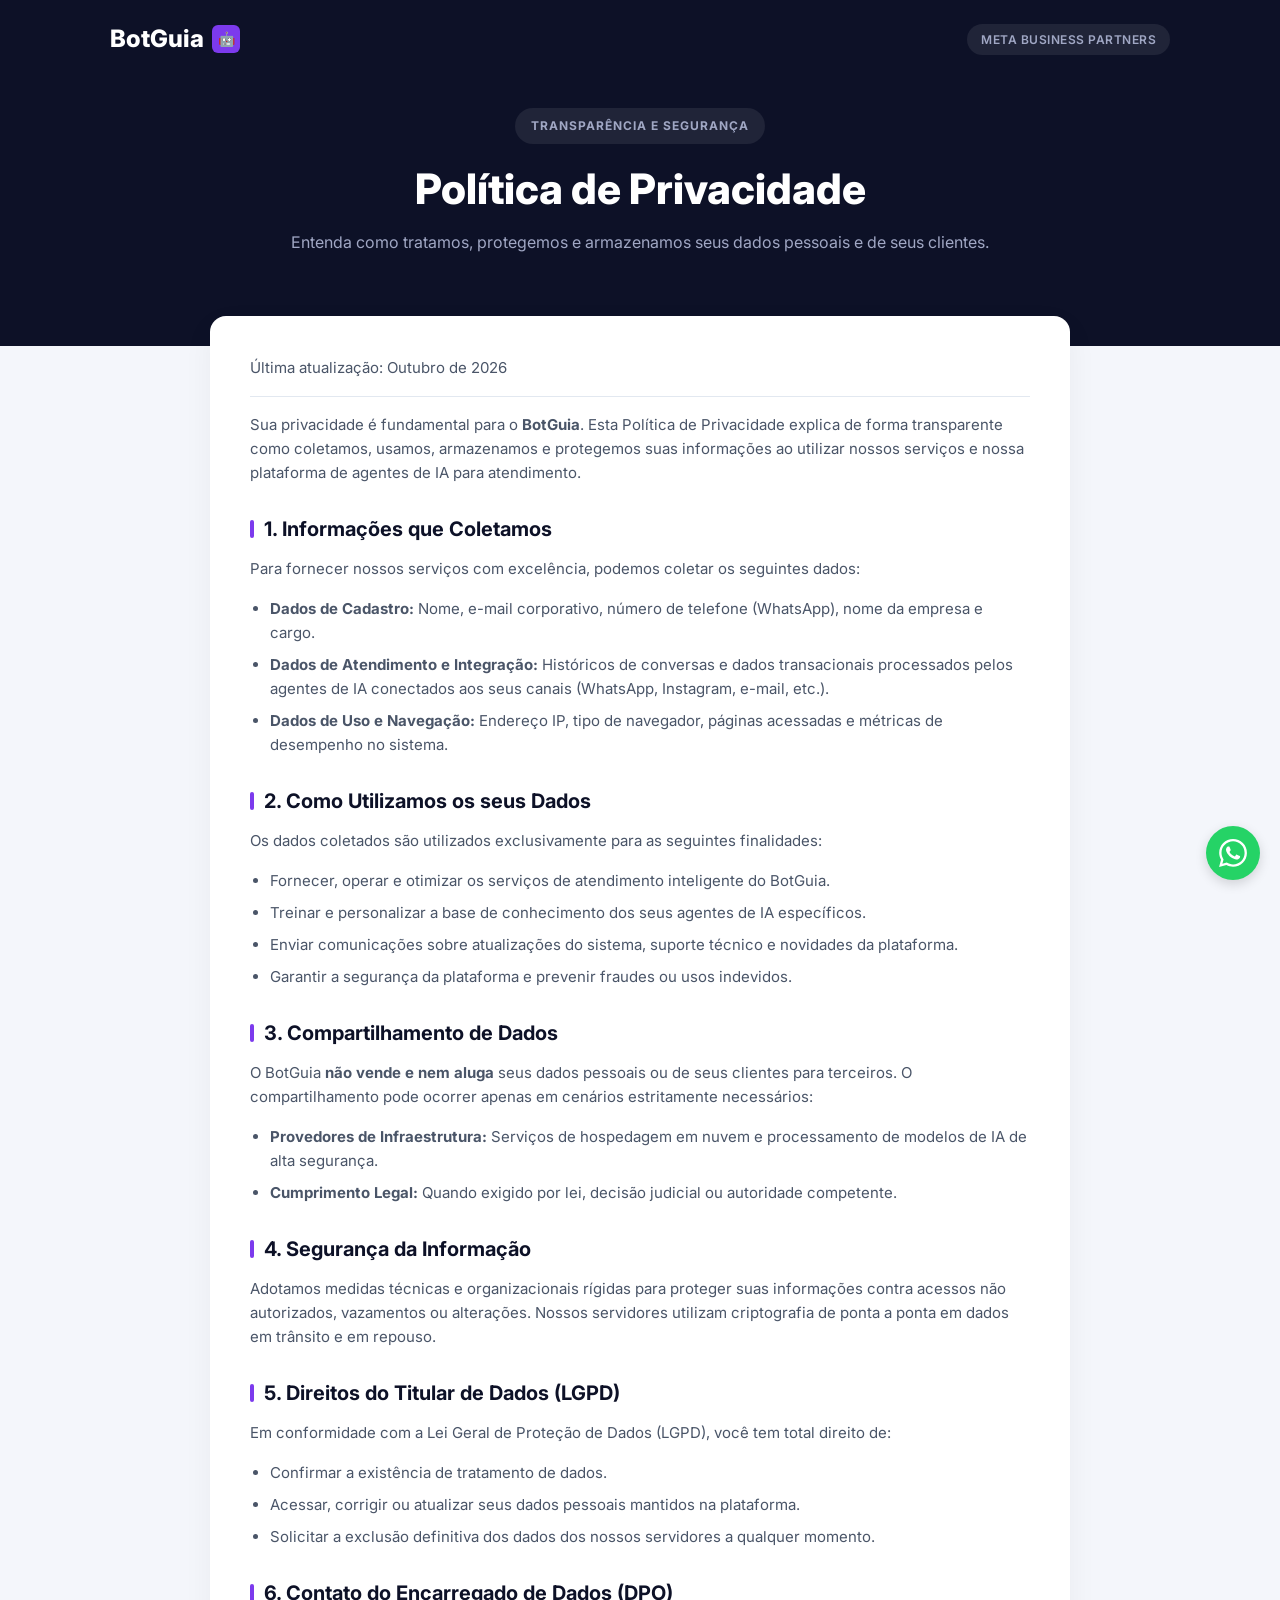
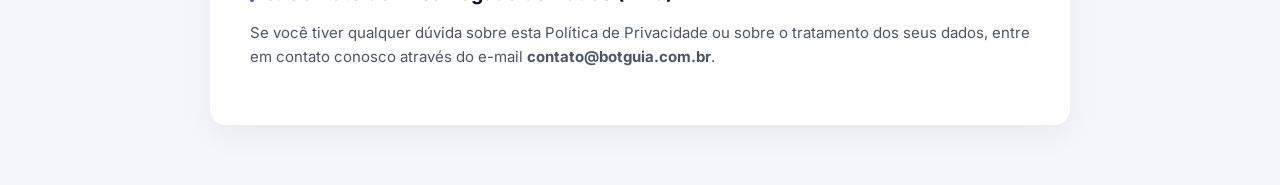
<file: politica-privacidade/index.html>
<!DOCTYPE html>
<html lang="pt-BR">
<head>
    <meta charset="UTF-8">
    <meta name="viewport" content="width=device-width, initial-scale=1.0">
    <title>Política de Privacidade - BotGuia</title>
    <link rel="preconnect" href="https://fonts.googleapis.com">
    <link rel="preconnect" href="https://fonts.gstatic.com" crossorigin>
    <link href="https://fonts.googleapis.com/css2?family=Inter:wght@400;500;600;700;800&display=swap" rel="stylesheet">
    <link rel="icon" type="image/png" href="icons/favicon.png" sizes="32x32">


    <style>
        :root {
            --bg-dark: #0d1127;
            --bg-card-dark: #161b38;
            --bg-light: #f4f6fb;
            --text-white: #ffffff;
            --text-muted-dark: #a0a7c4;
            --text-heading-light: #0d1127;
            --text-body-light: #4a5568;
            --accent-green: #10b981;
            --accent-green-hover: #059669;
            --accent-purple: #7c3aed;
            --badge-bg: rgba(255, 255, 255, 0.08);
            --border-color: #e2e8f0;
            --font-family: 'Inter', sans-serif;
        }

        * {
            box-sizing: border-box;
            margin: 0;
            padding: 0;
        }

        body {
            font-family: var(--font-family);
            background-color: var(--bg-light);
            color: var(--text-body-light);
            line-height: 1.6;
        }

        /* Header / Hero Section */
        header {
            background-color: var(--bg-dark);
            color: var(--text-white);
            padding: 20px 0 60px 0;
            position: relative;
        }

        .nav-bar {
            max-width: 1100px;
            margin: 0 auto;
            padding: 0 20px;
            display: flex;
            justify-content: space-between;
            align-items: center;
            margin-bottom: 50px;
        }

        .logo {
            font-size: 24px;
            font-weight: 800;
            color: var(--text-white);
            display: flex;
            align-items: center;
            gap: 8px;
            text-decoration: none;
        }

        .logo-icon {
            background: var(--accent-purple);
            width: 28px;
            height: 28px;
            border-radius: 6px;
            display: inline-flex;
            align-items: center;
            justify-content: center;
            font-size: 14px;
        }

        .partner-tag {
            font-size: 12px;
            font-weight: 600;
            color: var(--text-muted-dark);
            background: var(--badge-bg);
            padding: 6px 14px;
            border-radius: 20px;
            letter-spacing: 0.5px;
            text-transform: uppercase;
        }

        .hero-content {
            max-width: 800px;
            margin: 0 auto;
            text-align: center;
            padding: 0 20px;
        }

        .badge {
            display: inline-block;
            background: var(--badge-bg);
            color: var(--text-muted-dark);
            font-size: 12px;
            font-weight: 700;
            text-transform: uppercase;
            letter-spacing: 1px;
            padding: 8px 16px;
            border-radius: 20px;
            margin-bottom: 20px;
        }

        .hero-title {
            font-size: 42px;
            font-weight: 800;
            line-height: 1.2;
            margin-bottom: 16px;
        }

        .hero-subtitle {
            color: var(--text-muted-dark);
            font-size: 16px;
            margin-bottom: 30px;
        }

        /* Container Principal */
        .content-container {
            max-width: 900px;
            margin: -30px auto 60px auto;
            padding: 0 20px;
            position: relative;
            z-index: 10;
        }

        .legal-card {
            background: #ffffff;
            border-radius: 16px;
            padding: 40px;
            box-shadow: 0 10px 30px rgba(0, 0, 0, 0.05);
        }

        .legal-card h2 {
            color: var(--text-heading-light);
            font-size: 20px;
            font-weight: 700;
            margin-top: 28px;
            margin-bottom: 12px;
            display: flex;
            align-items: center;
            gap: 10px;
        }

        .legal-card h2::before {
            content: '';
            display: inline-block;
            width: 4px;
            height: 18px;
            background-color: var(--accent-purple);
            border-radius: 2px;
        }

        .legal-card p {
            margin-bottom: 16px;
            font-size: 15px;
            color: var(--text-body-light);
        }

        .legal-card ul {
            margin-bottom: 16px;
            padding-left: 20px;
        }

        .legal-card li {
            margin-bottom: 8px;
            font-size: 15px;
        }

        .last-updated {
            font-size: 13px;
            color: #718096;
            margin-bottom: 24px;
            border-bottom: 1px solid var(--border-color);
            padding-bottom: 16px;
        }

        /* Botão do WhatsApp flutuante */
        .whatsapp-float {
            position: fixed;
            bottom: 20px;
            right: 20px;
            background-color: #25d366;
            color: white;
            width: 54px;
            height: 54px;
            border-radius: 50%;
            display: flex;
            align-items: center;
            justify-content: center;
            box-shadow: 0 4px 12px rgba(0, 0, 0, 0.15);
            text-decoration: none;
            z-index: 100;
            transition: transform 0.2s;
        }

        .whatsapp-float:hover {
            transform: scale(1.08);
        }

        /* Footer */
        footer {
            background-color: var(--bg-dark);
            color: var(--text-muted-dark);
            text-align: center;
            padding: 30px 20px;
            font-size: 14px;
        }

        footer a {
            color: var(--text-white);
            text-decoration: none;
            margin: 0 10px;
        }

        footer a:hover {
            color: var(--accent-green);
        }

        @media (max-width: 768px) {
            .hero-title {
                font-size: 30px;
            }
            .legal-card {
                padding: 24px;
            }
        }
    </style>
</head>
<body>

    <header>
        <div class="nav-bar">
            <a href="/" class="logo">
                BotGuia <span class="logo-icon">🤖</span>
            </a>
            <span class="partner-tag">Meta Business Partners</span>
        </div>

        <div class="hero-content">
            <span class="badge">Transparência e Segurança</span>
            <h1 class="hero-title">Política de Privacidade</h1>
            <p class="hero-subtitle">Entenda como tratamos, protegemos e armazenamos seus dados pessoais e de seus clientes.</p>
        </div>
    </header>

    <div class="content-container">
        <div class="legal-card">
            <p class="last-updated">Última atualização: Outubro de 2026</p>

            <p>Sua privacidade é fundamental para o <strong>BotGuia</strong>. Esta Política de Privacidade explica de forma transparente como coletamos, usamos, armazenamos e protegemos suas informações ao utilizar nossos serviços e nossa plataforma de agentes de IA para atendimento.</p>

            <h2>1. Informações que Coletamos</h2>
            <p>Para fornecer nossos serviços com excelência, podemos coletar os seguintes dados:</p>
            <ul>
                <li><strong>Dados de Cadastro:</strong> Nome, e-mail corporativo, número de telefone (WhatsApp), nome da empresa e cargo.</li>
                <li><strong>Dados de Atendimento e Integração:</strong> Históricos de conversas e dados transacionais processados pelos agentes de IA conectados aos seus canais (WhatsApp, Instagram, e-mail, etc.).</li>
                <li><strong>Dados de Uso e Navegação:</strong> Endereço IP, tipo de navegador, páginas acessadas e métricas de desempenho no sistema.</li>
            </ul>

            <h2>2. Como Utilizamos os seus Dados</h2>
            <p>Os dados coletados são utilizados exclusivamente para as seguintes finalidades:</p>
            <ul>
                <li>Fornecer, operar e otimizar os serviços de atendimento inteligente do BotGuia.</li>
                <li>Treinar e personalizar a base de conhecimento dos seus agentes de IA específicos.</li>
                <li>Enviar comunicações sobre atualizações do sistema, suporte técnico e novidades da plataforma.</li>
                <li>Garantir a segurança da plataforma e prevenir fraudes ou usos indevidos.</li>
            </ul>

            <h2>3. Compartilhamento de Dados</h2>
            <p>O BotGuia <strong>não vende e nem aluga</strong> seus dados pessoais ou de seus clientes para terceiros. O compartilhamento pode ocorrer apenas em cenários estritamente necessários:</p>
            <ul>
                <li><strong>Provedores de Infraestrutura:</strong> Serviços de hospedagem em nuvem e processamento de modelos de IA de alta segurança.</li>
                <li><strong>Cumprimento Legal:</strong> Quando exigido por lei, decisão judicial ou autoridade competente.</li>
            </ul>

            <h2>4. Segurança da Informação</h2>
            <p>Adotamos medidas técnicas e organizacionais rígidas para proteger suas informações contra acessos não autorizados, vazamentos ou alterações. Nossos servidores utilizam criptografia de ponta a ponta em dados em trânsito e em repouso.</p>

            <h2>5. Direitos do Titular de Dados (LGPD)</h2>
            <p>Em conformidade com a Lei Geral de Proteção de Dados (LGPD), você tem total direito de:</p>
            <ul>
                <li>Confirmar a existência de tratamento de dados.</li>
                <li>Acessar, corrigir ou atualizar seus dados pessoais mantidos na plataforma.</li>
                <li>Solicitar a exclusão definitiva dos dados dos nossos servidores a qualquer momento.</li>
            </ul>

            <h2>6. Contato do Encarregado de Dados (DPO)</h2>
            <p>Se você tiver qualquer dúvida sobre esta Política de Privacidade ou sobre o tratamento dos seus dados, entre em contato conosco através do e-mail <strong>contato@botguia.com.br</strong>.</p>
        </div>
    </div>

    <!-- Botão do WhatsApp -->
    <a href="https://wa.me/" class="whatsapp-float" target="_blank" title="Fale conosco no WhatsApp">
        <svg width="28" height="28" fill="currentColor" viewBox="0 0 24 24">
            <path d="M.057 24l1.687-6.163c-1.041-1.804-1.588-3.849-1.587-5.946.003-6.556 5.338-11.891 11.893-11.891 3.181.001 6.167 1.24 8.413 3.488 2.245 2.248 3.481 5.236 3.48 8.414-.003 6.557-5.338 11.892-11.893 11.892-1.99 0-3.951-.5-5.688-1.448l-6.305 1.654zm6.597-3.807c1.676.995 3.276 1.591 5.392 1.592 5.448 0 9.886-4.434 9.889-9.885.002-5.462-4.415-9.89-9.881-9.892-5.452 0-9.887 4.434-9.889 9.884-.001 2.225.651 3.891 1.746 5.634l-.999 3.648 3.742-.981zm11.387-5.464c-.074-.124-.272-.198-.57-.347-.297-.149-1.758-.868-2.031-.967-.272-.099-.47-.149-.669.149-.198.297-.768.967-.941 1.165-.173.198-.347.223-.644.074-.297-.149-1.255-.462-2.39-1.475-.883-.788-1.48-1.761-1.653-2.059-.173-.297-.018-.458.13-.606.134-.133.297-.347.446-.521.151-.172.2-.296.3-.495.099-.198.05-.372-.025-.521-.075-.148-.669-1.611-.916-2.206-.242-.579-.487-.501-.669-.51l-.57-.01c-.198 0-.52.074-.792.372s-1.04 1.016-1.04 2.479 1.065 2.876 1.213 3.074c.149.198 2.095 3.2 5.076 4.487.709.306 1.263.489 1.694.626.712.226 1.36.194 1.872.118.571-.085 1.758-.719 2.006-1.413.248-.695.248-1.29.173-1.414z"/>
        </svg>
    </a>
</body>
</html>
</file>
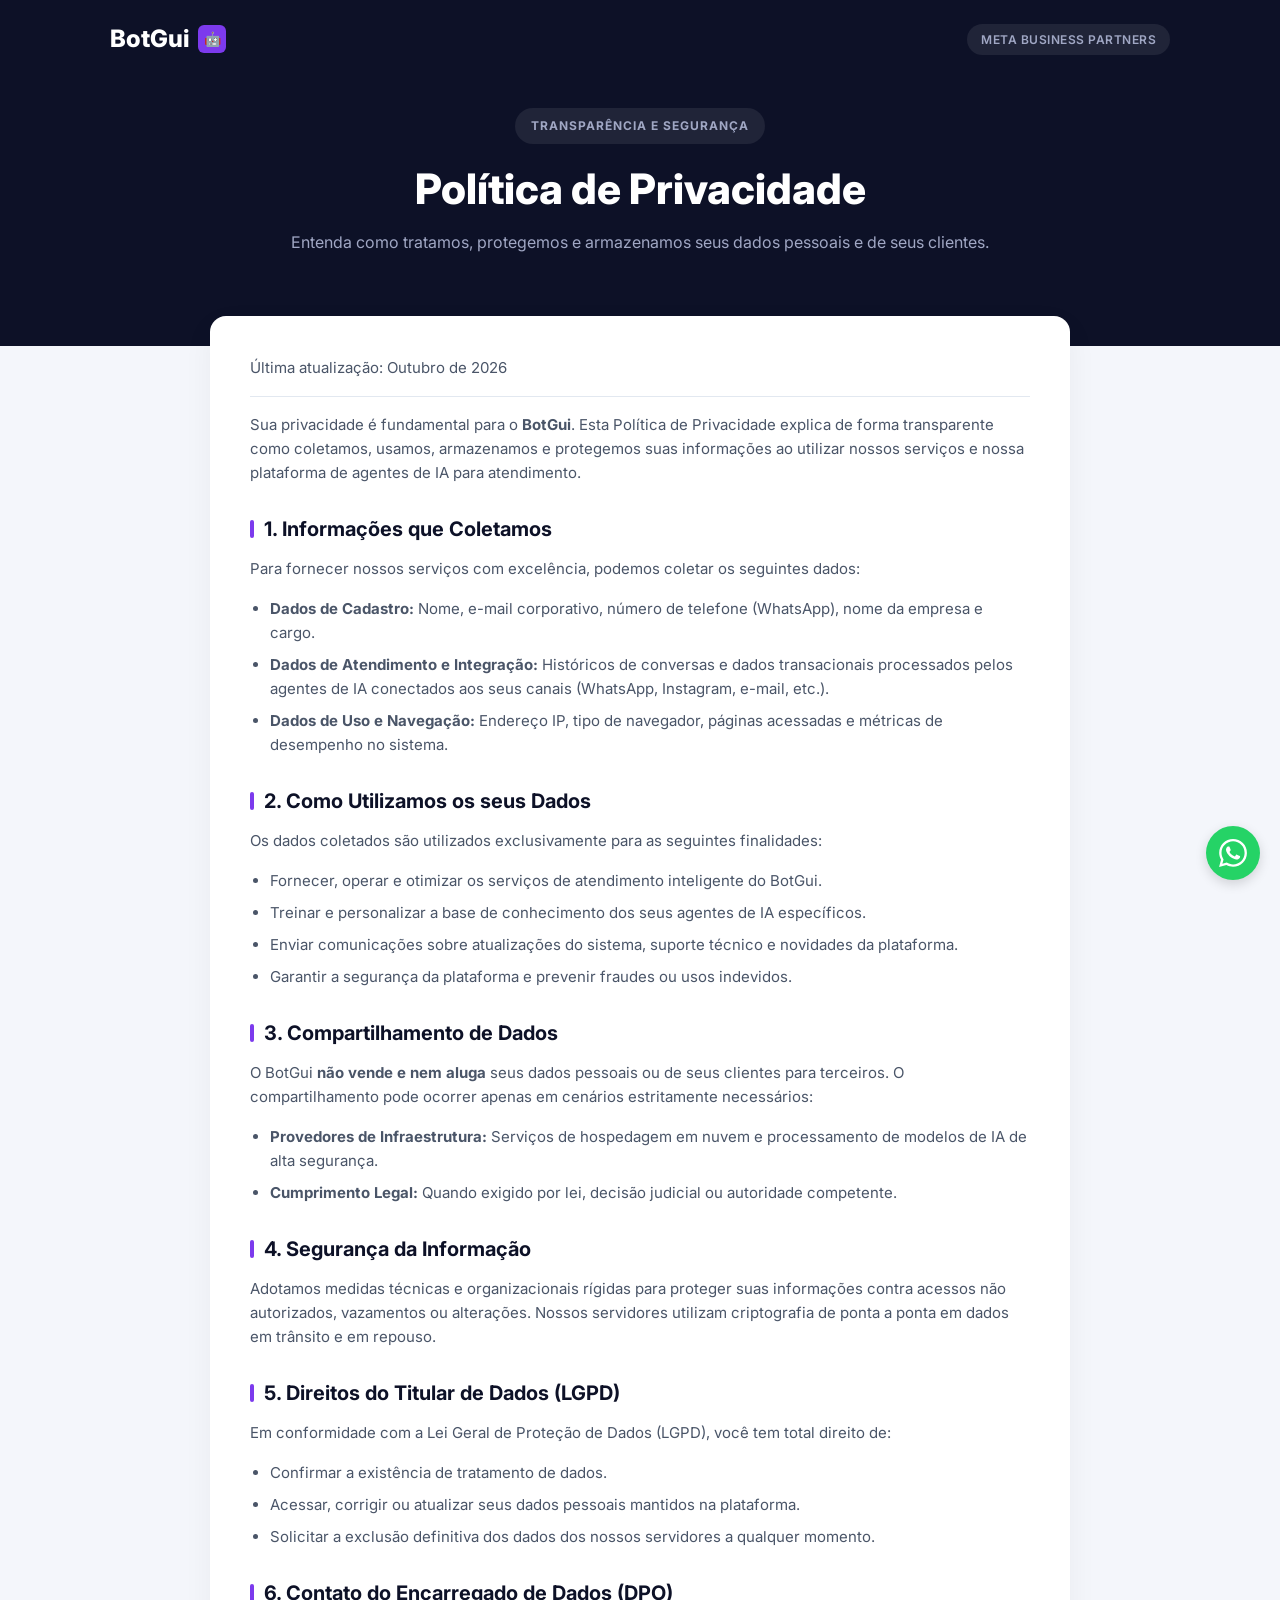
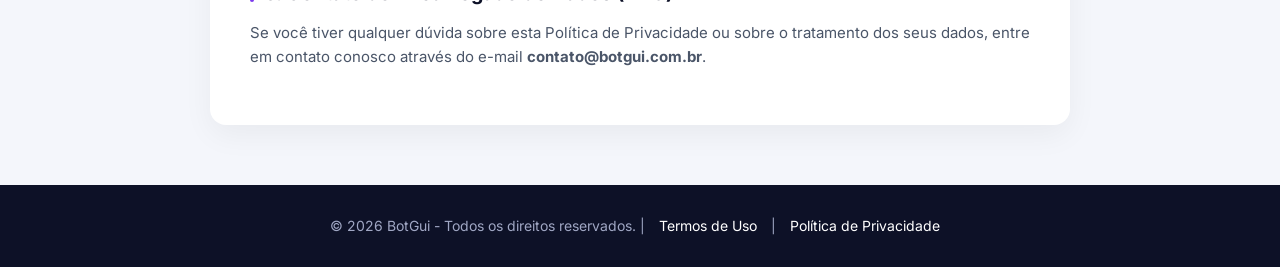
<file: politica.html>
<!DOCTYPE html>
<html lang="pt-BR">
<head>
    <meta charset="UTF-8">
    <meta name="viewport" content="width=device-width, initial-scale=1.0">
    <title>Política de Privacidade - BotGui</title>
    <link rel="preconnect" href="https://fonts.googleapis.com">
    <link rel="preconnect" href="https://fonts.gstatic.com" crossorigin>
    <link href="https://fonts.googleapis.com/css2?family=Inter:wght@400;500;600;700;800&display=swap" rel="stylesheet">
    <link rel="icon" type="image/png" href="icons/favicon.png" sizes="32x32">

    <style>
        :root {
            --bg-dark: #0d1127;
            --bg-card-dark: #161b38;
            --bg-light: #f4f6fb;
            --text-white: #ffffff;
            --text-muted-dark: #a0a7c4;
            --text-heading-light: #0d1127;
            --text-body-light: #4a5568;
            --accent-green: #10b981;
            --accent-green-hover: #059669;
            --accent-purple: #7c3aed;
            --badge-bg: rgba(255, 255, 255, 0.08);
            --border-color: #e2e8f0;
            --font-family: 'Inter', sans-serif;
        }

        * {
            box-sizing: border-box;
            margin: 0;
            padding: 0;
        }

        body {
            font-family: var(--font-family);
            background-color: var(--bg-light);
            color: var(--text-body-light);
            line-height: 1.6;
        }

        /* Header / Hero Section */
        header {
            background-color: var(--bg-dark);
            color: var(--text-white);
            padding: 20px 0 60px 0;
            position: relative;
        }

        .nav-bar {
            max-width: 1100px;
            margin: 0 auto;
            padding: 0 20px;
            display: flex;
            justify-content: space-between;
            align-items: center;
            margin-bottom: 50px;
        }

        .logo {
            font-size: 24px;
            font-weight: 800;
            color: var(--text-white);
            display: flex;
            align-items: center;
            gap: 8px;
            text-decoration: none;
        }

        .logo-icon {
            background: var(--accent-purple);
            width: 28px;
            height: 28px;
            border-radius: 6px;
            display: inline-flex;
            align-items: center;
            justify-content: center;
            font-size: 14px;
        }

        .partner-tag {
            font-size: 12px;
            font-weight: 600;
            color: var(--text-muted-dark);
            background: var(--badge-bg);
            padding: 6px 14px;
            border-radius: 20px;
            letter-spacing: 0.5px;
            text-transform: uppercase;
        }

        .hero-content {
            max-width: 800px;
            margin: 0 auto;
            text-align: center;
            padding: 0 20px;
        }

        .badge {
            display: inline-block;
            background: var(--badge-bg);
            color: var(--text-muted-dark);
            font-size: 12px;
            font-weight: 700;
            text-transform: uppercase;
            letter-spacing: 1px;
            padding: 8px 16px;
            border-radius: 20px;
            margin-bottom: 20px;
        }

        .hero-title {
            font-size: 42px;
            font-weight: 800;
            line-height: 1.2;
            margin-bottom: 16px;
        }

        .hero-subtitle {
            color: var(--text-muted-dark);
            font-size: 16px;
            margin-bottom: 30px;
        }

        /* Container Principal */
        .content-container {
            max-width: 900px;
            margin: -30px auto 60px auto;
            padding: 0 20px;
            position: relative;
            z-index: 10;
        }

        .legal-card {
            background: #ffffff;
            border-radius: 16px;
            padding: 40px;
            box-shadow: 0 10px 30px rgba(0, 0, 0, 0.05);
        }

        .legal-card h2 {
            color: var(--text-heading-light);
            font-size: 20px;
            font-weight: 700;
            margin-top: 28px;
            margin-bottom: 12px;
            display: flex;
            align-items: center;
            gap: 10px;
        }

        .legal-card h2::before {
            content: '';
            display: inline-block;
            width: 4px;
            height: 18px;
            background-color: var(--accent-purple);
            border-radius: 2px;
        }

        .legal-card p {
            margin-bottom: 16px;
            font-size: 15px;
            color: var(--text-body-light);
        }

        .legal-card ul {
            margin-bottom: 16px;
            padding-left: 20px;
        }

        .legal-card li {
            margin-bottom: 8px;
            font-size: 15px;
        }

        .last-updated {
            font-size: 13px;
            color: #718096;
            margin-bottom: 24px;
            border-bottom: 1px solid var(--border-color);
            padding-bottom: 16px;
        }

        /* Botão do WhatsApp flutuante */
        .whatsapp-float {
            position: fixed;
            bottom: 20px;
            right: 20px;
            background-color: #25d366;
            color: white;
            width: 54px;
            height: 54px;
            border-radius: 50%;
            display: flex;
            align-items: center;
            justify-content: center;
            box-shadow: 0 4px 12px rgba(0, 0, 0, 0.15);
            text-decoration: none;
            z-index: 100;
            transition: transform 0.2s;
        }

        .whatsapp-float:hover {
            transform: scale(1.08);
        }

        /* Footer */
        footer {
            background-color: var(--bg-dark);
            color: var(--text-muted-dark);
            text-align: center;
            padding: 30px 20px;
            font-size: 14px;
        }

        footer a {
            color: var(--text-white);
            text-decoration: none;
            margin: 0 10px;
        }

        footer a:hover {
            color: var(--accent-green);
        }

        @media (max-width: 768px) {
            .hero-title {
                font-size: 30px;
            }
            .legal-card {
                padding: 24px;
            }
        }
    </style>
</head>
<body>

    <header>
        <div class="nav-bar">
            <a href="/" class="logo">
                BotGui <span class="logo-icon">🤖</span>
            </a>
            <span class="partner-tag">Meta Business Partners</span>
        </div>

        <div class="hero-content">
            <span class="badge">Transparência e Segurança</span>
            <h1 class="hero-title">Política de Privacidade</h1>
            <p class="hero-subtitle">Entenda como tratamos, protegemos e armazenamos seus dados pessoais e de seus clientes.</p>
        </div>
    </header>

    <div class="content-container">
        <div class="legal-card">
            <p class="last-updated">Última atualização: Outubro de 2026</p>

            <p>Sua privacidade é fundamental para o <strong>BotGui</strong>. Esta Política de Privacidade explica de forma transparente como coletamos, usamos, armazenamos e protegemos suas informações ao utilizar nossos serviços e nossa plataforma de agentes de IA para atendimento.</p>

            <h2>1. Informações que Coletamos</h2>
            <p>Para fornecer nossos serviços com excelência, podemos coletar os seguintes dados:</p>
            <ul>
                <li><strong>Dados de Cadastro:</strong> Nome, e-mail corporativo, número de telefone (WhatsApp), nome da empresa e cargo.</li>
                <li><strong>Dados de Atendimento e Integração:</strong> Históricos de conversas e dados transacionais processados pelos agentes de IA conectados aos seus canais (WhatsApp, Instagram, e-mail, etc.).</li>
                <li><strong>Dados de Uso e Navegação:</strong> Endereço IP, tipo de navegador, páginas acessadas e métricas de desempenho no sistema.</li>
            </ul>

            <h2>2. Como Utilizamos os seus Dados</h2>
            <p>Os dados coletados são utilizados exclusivamente para as seguintes finalidades:</p>
            <ul>
                <li>Fornecer, operar e otimizar os serviços de atendimento inteligente do BotGui.</li>
                <li>Treinar e personalizar a base de conhecimento dos seus agentes de IA específicos.</li>
                <li>Enviar comunicações sobre atualizações do sistema, suporte técnico e novidades da plataforma.</li>
                <li>Garantir a segurança da plataforma e prevenir fraudes ou usos indevidos.</li>
            </ul>

            <h2>3. Compartilhamento de Dados</h2>
            <p>O BotGui <strong>não vende e nem aluga</strong> seus dados pessoais ou de seus clientes para terceiros. O compartilhamento pode ocorrer apenas em cenários estritamente necessários:</p>
            <ul>
                <li><strong>Provedores de Infraestrutura:</strong> Serviços de hospedagem em nuvem e processamento de modelos de IA de alta segurança.</li>
                <li><strong>Cumprimento Legal:</strong> Quando exigido por lei, decisão judicial ou autoridade competente.</li>
            </ul>

            <h2>4. Segurança da Informação</h2>
            <p>Adotamos medidas técnicas e organizacionais rígidas para proteger suas informações contra acessos não autorizados, vazamentos ou alterações. Nossos servidores utilizam criptografia de ponta a ponta em dados em trânsito e em repouso.</p>

            <h2>5. Direitos do Titular de Dados (LGPD)</h2>
            <p>Em conformidade com a Lei Geral de Proteção de Dados (LGPD), você tem total direito de:</p>
            <ul>
                <li>Confirmar a existência de tratamento de dados.</li>
                <li>Acessar, corrigir ou atualizar seus dados pessoais mantidos na plataforma.</li>
                <li>Solicitar a exclusão definitiva dos dados dos nossos servidores a qualquer momento.</li>
            </ul>

            <h2>6. Contato do Encarregado de Dados (DPO)</h2>
            <p>Se você tiver qualquer dúvida sobre esta Política de Privacidade ou sobre o tratamento dos seus dados, entre em contato conosco através do e-mail <strong>contato@botgui.com.br</strong>.</p>
        </div>
    </div>

    <!-- Botão do WhatsApp -->
    <a href="https://wa.me/" class="whatsapp-float" target="_blank" title="Fale conosco no WhatsApp">
        <svg width="28" height="28" fill="currentColor" viewBox="0 0 24 24">
            <path d="M.057 24l1.687-6.163c-1.041-1.804-1.588-3.849-1.587-5.946.003-6.556 5.338-11.891 11.893-11.891 3.181.001 6.167 1.24 8.413 3.488 2.245 2.248 3.481 5.236 3.48 8.414-.003 6.557-5.338 11.892-11.893 11.892-1.99 0-3.951-.5-5.688-1.448l-6.305 1.654zm6.597-3.807c1.676.995 3.276 1.591 5.392 1.592 5.448 0 9.886-4.434 9.889-9.885.002-5.462-4.415-9.89-9.881-9.892-5.452 0-9.887 4.434-9.889 9.884-.001 2.225.651 3.891 1.746 5.634l-.999 3.648 3.742-.981zm11.387-5.464c-.074-.124-.272-.198-.57-.347-.297-.149-1.758-.868-2.031-.967-.272-.099-.47-.149-.669.149-.198.297-.768.967-.941 1.165-.173.198-.347.223-.644.074-.297-.149-1.255-.462-2.39-1.475-.883-.788-1.48-1.761-1.653-2.059-.173-.297-.018-.458.13-.606.134-.133.297-.347.446-.521.151-.172.2-.296.3-.495.099-.198.05-.372-.025-.521-.075-.148-.669-1.611-.916-2.206-.242-.579-.487-.501-.669-.51l-.57-.01c-.198 0-.52.074-.792.372s-1.04 1.016-1.04 2.479 1.065 2.876 1.213 3.074c.149.198 2.095 3.2 5.076 4.487.709.306 1.263.489 1.694.626.712.226 1.36.194 1.872.118.571-.085 1.758-.719 2.006-1.413.248-.695.248-1.29.173-1.414z"/>
        </svg>
    </a>

    <footer>
        <p>&copy; 2026 BotGui - Todos os direitos reservados. | <a href="termos.html">Termos de Uso</a> | <a href="politica.html">Política de Privacidade</a></p>
    </footer>

</body>
</html>
</file>
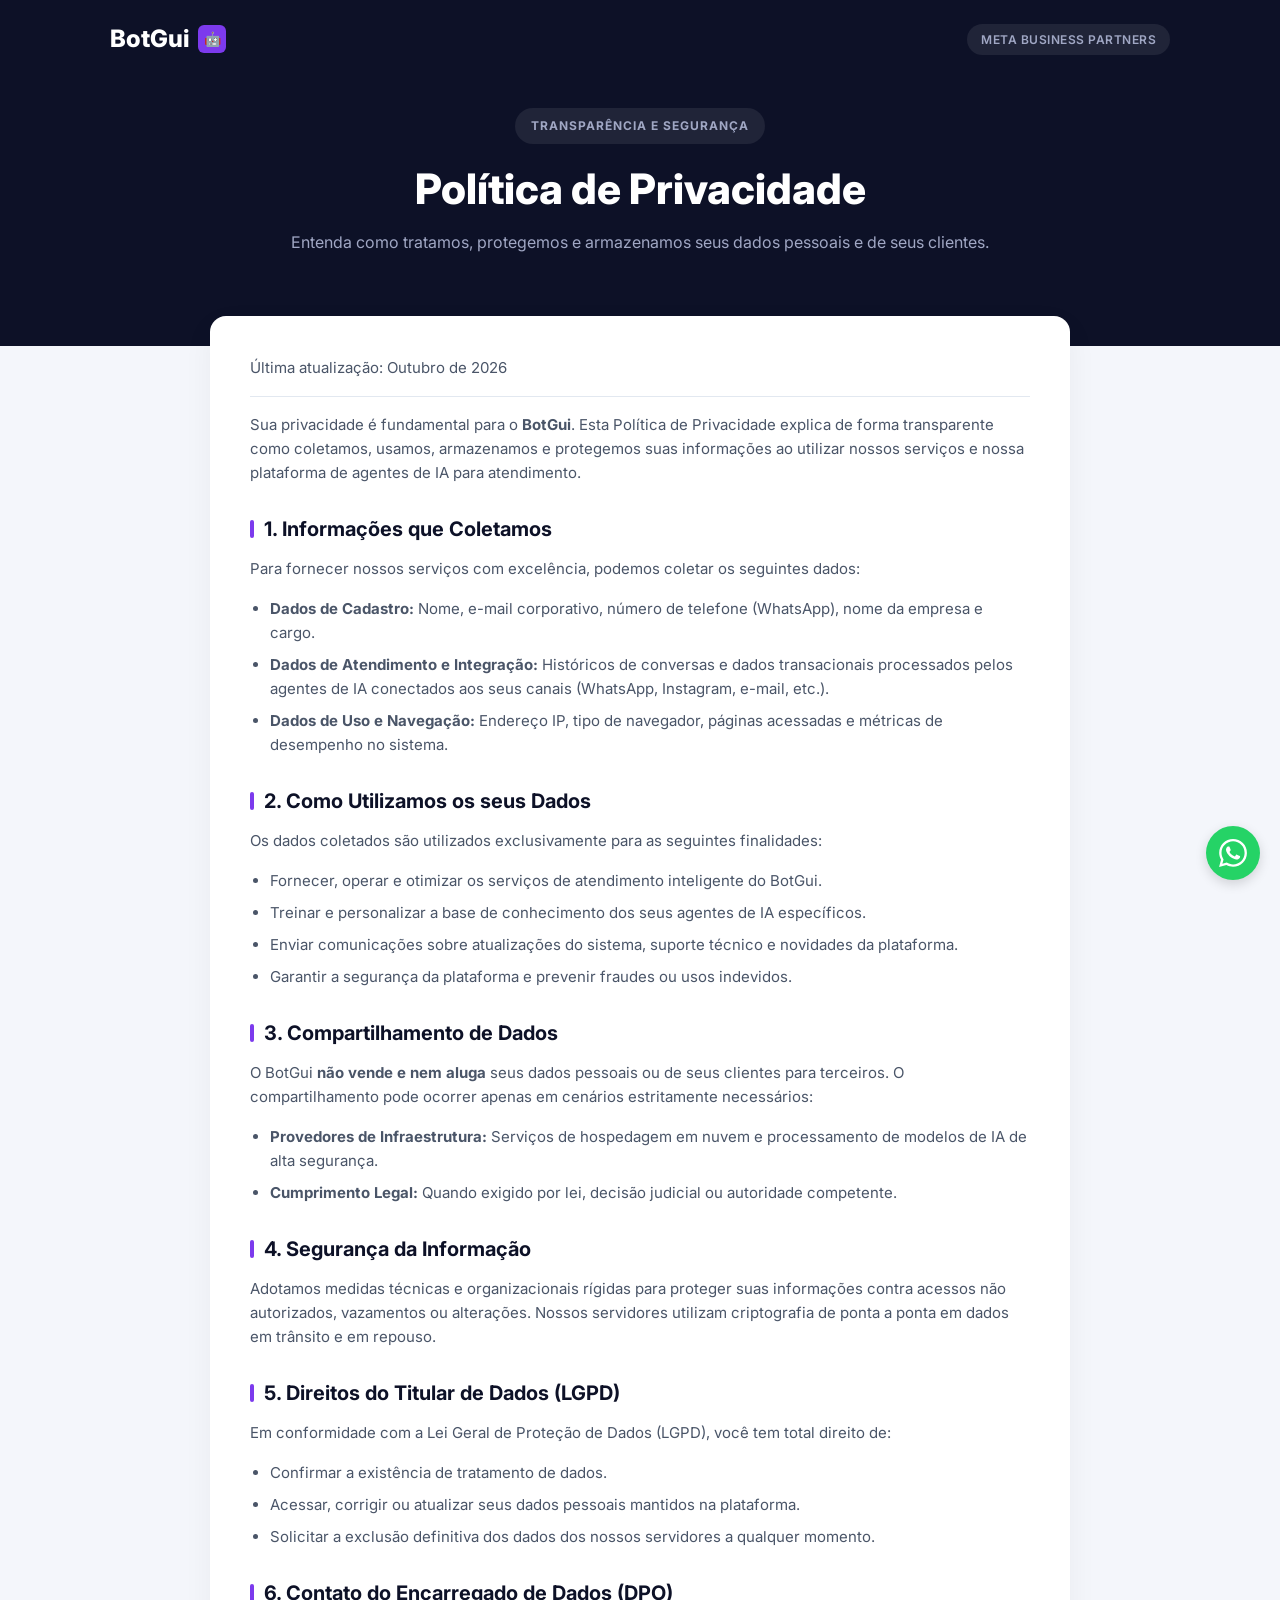
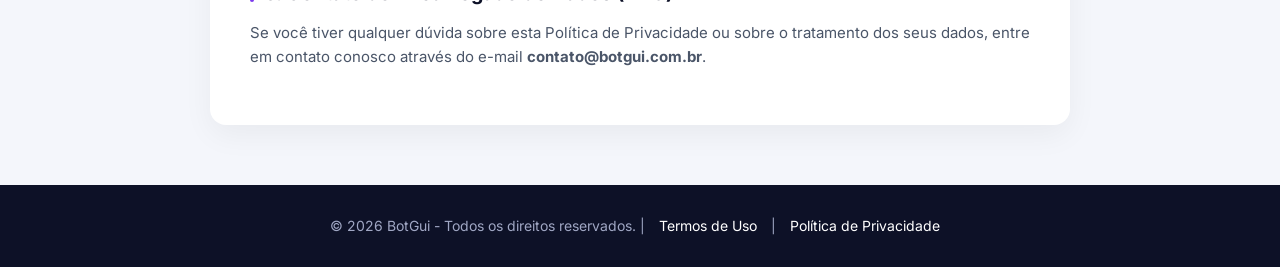
<file: pages/politica.html>
<!DOCTYPE html>
<html lang="pt-BR">
<head>
    <meta charset="UTF-8">
    <meta name="viewport" content="width=device-width, initial-scale=1.0">
    <title>Política de Privacidade - BotGui</title>
    <link rel="preconnect" href="https://fonts.googleapis.com">
    <link rel="preconnect" href="https://fonts.gstatic.com" crossorigin>
    <link href="https://fonts.googleapis.com/css2?family=Inter:wght@400;500;600;700;800&display=swap" rel="stylesheet">
    <link rel="icon" type="image/png" href="icons/favicon.png" sizes="32x32">


    <style>
        :root {
            --bg-dark: #0d1127;
            --bg-card-dark: #161b38;
            --bg-light: #f4f6fb;
            --text-white: #ffffff;
            --text-muted-dark: #a0a7c4;
            --text-heading-light: #0d1127;
            --text-body-light: #4a5568;
            --accent-green: #10b981;
            --accent-green-hover: #059669;
            --accent-purple: #7c3aed;
            --badge-bg: rgba(255, 255, 255, 0.08);
            --border-color: #e2e8f0;
            --font-family: 'Inter', sans-serif;
        }

        * {
            box-sizing: border-box;
            margin: 0;
            padding: 0;
        }

        body {
            font-family: var(--font-family);
            background-color: var(--bg-light);
            color: var(--text-body-light);
            line-height: 1.6;
        }

        /* Header / Hero Section */
        header {
            background-color: var(--bg-dark);
            color: var(--text-white);
            padding: 20px 0 60px 0;
            position: relative;
        }

        .nav-bar {
            max-width: 1100px;
            margin: 0 auto;
            padding: 0 20px;
            display: flex;
            justify-content: space-between;
            align-items: center;
            margin-bottom: 50px;
        }

        .logo {
            font-size: 24px;
            font-weight: 800;
            color: var(--text-white);
            display: flex;
            align-items: center;
            gap: 8px;
            text-decoration: none;
        }

        .logo-icon {
            background: var(--accent-purple);
            width: 28px;
            height: 28px;
            border-radius: 6px;
            display: inline-flex;
            align-items: center;
            justify-content: center;
            font-size: 14px;
        }

        .partner-tag {
            font-size: 12px;
            font-weight: 600;
            color: var(--text-muted-dark);
            background: var(--badge-bg);
            padding: 6px 14px;
            border-radius: 20px;
            letter-spacing: 0.5px;
            text-transform: uppercase;
        }

        .hero-content {
            max-width: 800px;
            margin: 0 auto;
            text-align: center;
            padding: 0 20px;
        }

        .badge {
            display: inline-block;
            background: var(--badge-bg);
            color: var(--text-muted-dark);
            font-size: 12px;
            font-weight: 700;
            text-transform: uppercase;
            letter-spacing: 1px;
            padding: 8px 16px;
            border-radius: 20px;
            margin-bottom: 20px;
        }

        .hero-title {
            font-size: 42px;
            font-weight: 800;
            line-height: 1.2;
            margin-bottom: 16px;
        }

        .hero-subtitle {
            color: var(--text-muted-dark);
            font-size: 16px;
            margin-bottom: 30px;
        }

        /* Container Principal */
        .content-container {
            max-width: 900px;
            margin: -30px auto 60px auto;
            padding: 0 20px;
            position: relative;
            z-index: 10;
        }

        .legal-card {
            background: #ffffff;
            border-radius: 16px;
            padding: 40px;
            box-shadow: 0 10px 30px rgba(0, 0, 0, 0.05);
        }

        .legal-card h2 {
            color: var(--text-heading-light);
            font-size: 20px;
            font-weight: 700;
            margin-top: 28px;
            margin-bottom: 12px;
            display: flex;
            align-items: center;
            gap: 10px;
        }

        .legal-card h2::before {
            content: '';
            display: inline-block;
            width: 4px;
            height: 18px;
            background-color: var(--accent-purple);
            border-radius: 2px;
        }

        .legal-card p {
            margin-bottom: 16px;
            font-size: 15px;
            color: var(--text-body-light);
        }

        .legal-card ul {
            margin-bottom: 16px;
            padding-left: 20px;
        }

        .legal-card li {
            margin-bottom: 8px;
            font-size: 15px;
        }

        .last-updated {
            font-size: 13px;
            color: #718096;
            margin-bottom: 24px;
            border-bottom: 1px solid var(--border-color);
            padding-bottom: 16px;
        }

        /* Botão do WhatsApp flutuante */
        .whatsapp-float {
            position: fixed;
            bottom: 20px;
            right: 20px;
            background-color: #25d366;
            color: white;
            width: 54px;
            height: 54px;
            border-radius: 50%;
            display: flex;
            align-items: center;
            justify-content: center;
            box-shadow: 0 4px 12px rgba(0, 0, 0, 0.15);
            text-decoration: none;
            z-index: 100;
            transition: transform 0.2s;
        }

        .whatsapp-float:hover {
            transform: scale(1.08);
        }

        /* Footer */
        footer {
            background-color: var(--bg-dark);
            color: var(--text-muted-dark);
            text-align: center;
            padding: 30px 20px;
            font-size: 14px;
        }

        footer a {
            color: var(--text-white);
            text-decoration: none;
            margin: 0 10px;
        }

        footer a:hover {
            color: var(--accent-green);
        }

        @media (max-width: 768px) {
            .hero-title {
                font-size: 30px;
            }
            .legal-card {
                padding: 24px;
            }
        }
    </style>
</head>
<body>

    <header>
        <div class="nav-bar">
            <a href="/" class="logo">
                BotGui <span class="logo-icon">🤖</span>
            </a>
            <span class="partner-tag">Meta Business Partners</span>
        </div>

        <div class="hero-content">
            <span class="badge">Transparência e Segurança</span>
            <h1 class="hero-title">Política de Privacidade</h1>
            <p class="hero-subtitle">Entenda como tratamos, protegemos e armazenamos seus dados pessoais e de seus clientes.</p>
        </div>
    </header>

    <div class="content-container">
        <div class="legal-card">
            <p class="last-updated">Última atualização: Outubro de 2026</p>

            <p>Sua privacidade é fundamental para o <strong>BotGui</strong>. Esta Política de Privacidade explica de forma transparente como coletamos, usamos, armazenamos e protegemos suas informações ao utilizar nossos serviços e nossa plataforma de agentes de IA para atendimento.</p>

            <h2>1. Informações que Coletamos</h2>
            <p>Para fornecer nossos serviços com excelência, podemos coletar os seguintes dados:</p>
            <ul>
                <li><strong>Dados de Cadastro:</strong> Nome, e-mail corporativo, número de telefone (WhatsApp), nome da empresa e cargo.</li>
                <li><strong>Dados de Atendimento e Integração:</strong> Históricos de conversas e dados transacionais processados pelos agentes de IA conectados aos seus canais (WhatsApp, Instagram, e-mail, etc.).</li>
                <li><strong>Dados de Uso e Navegação:</strong> Endereço IP, tipo de navegador, páginas acessadas e métricas de desempenho no sistema.</li>
            </ul>

            <h2>2. Como Utilizamos os seus Dados</h2>
            <p>Os dados coletados são utilizados exclusivamente para as seguintes finalidades:</p>
            <ul>
                <li>Fornecer, operar e otimizar os serviços de atendimento inteligente do BotGui.</li>
                <li>Treinar e personalizar a base de conhecimento dos seus agentes de IA específicos.</li>
                <li>Enviar comunicações sobre atualizações do sistema, suporte técnico e novidades da plataforma.</li>
                <li>Garantir a segurança da plataforma e prevenir fraudes ou usos indevidos.</li>
            </ul>

            <h2>3. Compartilhamento de Dados</h2>
            <p>O BotGui <strong>não vende e nem aluga</strong> seus dados pessoais ou de seus clientes para terceiros. O compartilhamento pode ocorrer apenas em cenários estritamente necessários:</p>
            <ul>
                <li><strong>Provedores de Infraestrutura:</strong> Serviços de hospedagem em nuvem e processamento de modelos de IA de alta segurança.</li>
                <li><strong>Cumprimento Legal:</strong> Quando exigido por lei, decisão judicial ou autoridade competente.</li>
            </ul>

            <h2>4. Segurança da Informação</h2>
            <p>Adotamos medidas técnicas e organizacionais rígidas para proteger suas informações contra acessos não autorizados, vazamentos ou alterações. Nossos servidores utilizam criptografia de ponta a ponta em dados em trânsito e em repouso.</p>

            <h2>5. Direitos do Titular de Dados (LGPD)</h2>
            <p>Em conformidade com a Lei Geral de Proteção de Dados (LGPD), você tem total direito de:</p>
            <ul>
                <li>Confirmar a existência de tratamento de dados.</li>
                <li>Acessar, corrigir ou atualizar seus dados pessoais mantidos na plataforma.</li>
                <li>Solicitar a exclusão definitiva dos dados dos nossos servidores a qualquer momento.</li>
            </ul>

            <h2>6. Contato do Encarregado de Dados (DPO)</h2>
            <p>Se você tiver qualquer dúvida sobre esta Política de Privacidade ou sobre o tratamento dos seus dados, entre em contato conosco através do e-mail <strong>contato@botgui.com.br</strong>.</p>
        </div>
    </div>

    <!-- Botão do WhatsApp -->
    <a href="https://wa.me/" class="whatsapp-float" target="_blank" title="Fale conosco no WhatsApp">
        <svg width="28" height="28" fill="currentColor" viewBox="0 0 24 24">
            <path d="M.057 24l1.687-6.163c-1.041-1.804-1.588-3.849-1.587-5.946.003-6.556 5.338-11.891 11.893-11.891 3.181.001 6.167 1.24 8.413 3.488 2.245 2.248 3.481 5.236 3.48 8.414-.003 6.557-5.338 11.892-11.893 11.892-1.99 0-3.951-.5-5.688-1.448l-6.305 1.654zm6.597-3.807c1.676.995 3.276 1.591 5.392 1.592 5.448 0 9.886-4.434 9.889-9.885.002-5.462-4.415-9.89-9.881-9.892-5.452 0-9.887 4.434-9.889 9.884-.001 2.225.651 3.891 1.746 5.634l-.999 3.648 3.742-.981zm11.387-5.464c-.074-.124-.272-.198-.57-.347-.297-.149-1.758-.868-2.031-.967-.272-.099-.47-.149-.669.149-.198.297-.768.967-.941 1.165-.173.198-.347.223-.644.074-.297-.149-1.255-.462-2.39-1.475-.883-.788-1.48-1.761-1.653-2.059-.173-.297-.018-.458.13-.606.134-.133.297-.347.446-.521.151-.172.2-.296.3-.495.099-.198.05-.372-.025-.521-.075-.148-.669-1.611-.916-2.206-.242-.579-.487-.501-.669-.51l-.57-.01c-.198 0-.52.074-.792.372s-1.04 1.016-1.04 2.479 1.065 2.876 1.213 3.074c.149.198 2.095 3.2 5.076 4.487.709.306 1.263.489 1.694.626.712.226 1.36.194 1.872.118.571-.085 1.758-.719 2.006-1.413.248-.695.248-1.29.173-1.414z"/>
        </svg>
    </a>

    <footer>
        <p>&copy; 2026 BotGui - Todos os direitos reservados. | <a href="termos.html">Termos de Uso</a> | <a href="politica.html">Política de Privacidade</a></p>
    </footer>

</body>
</html>
</file>
